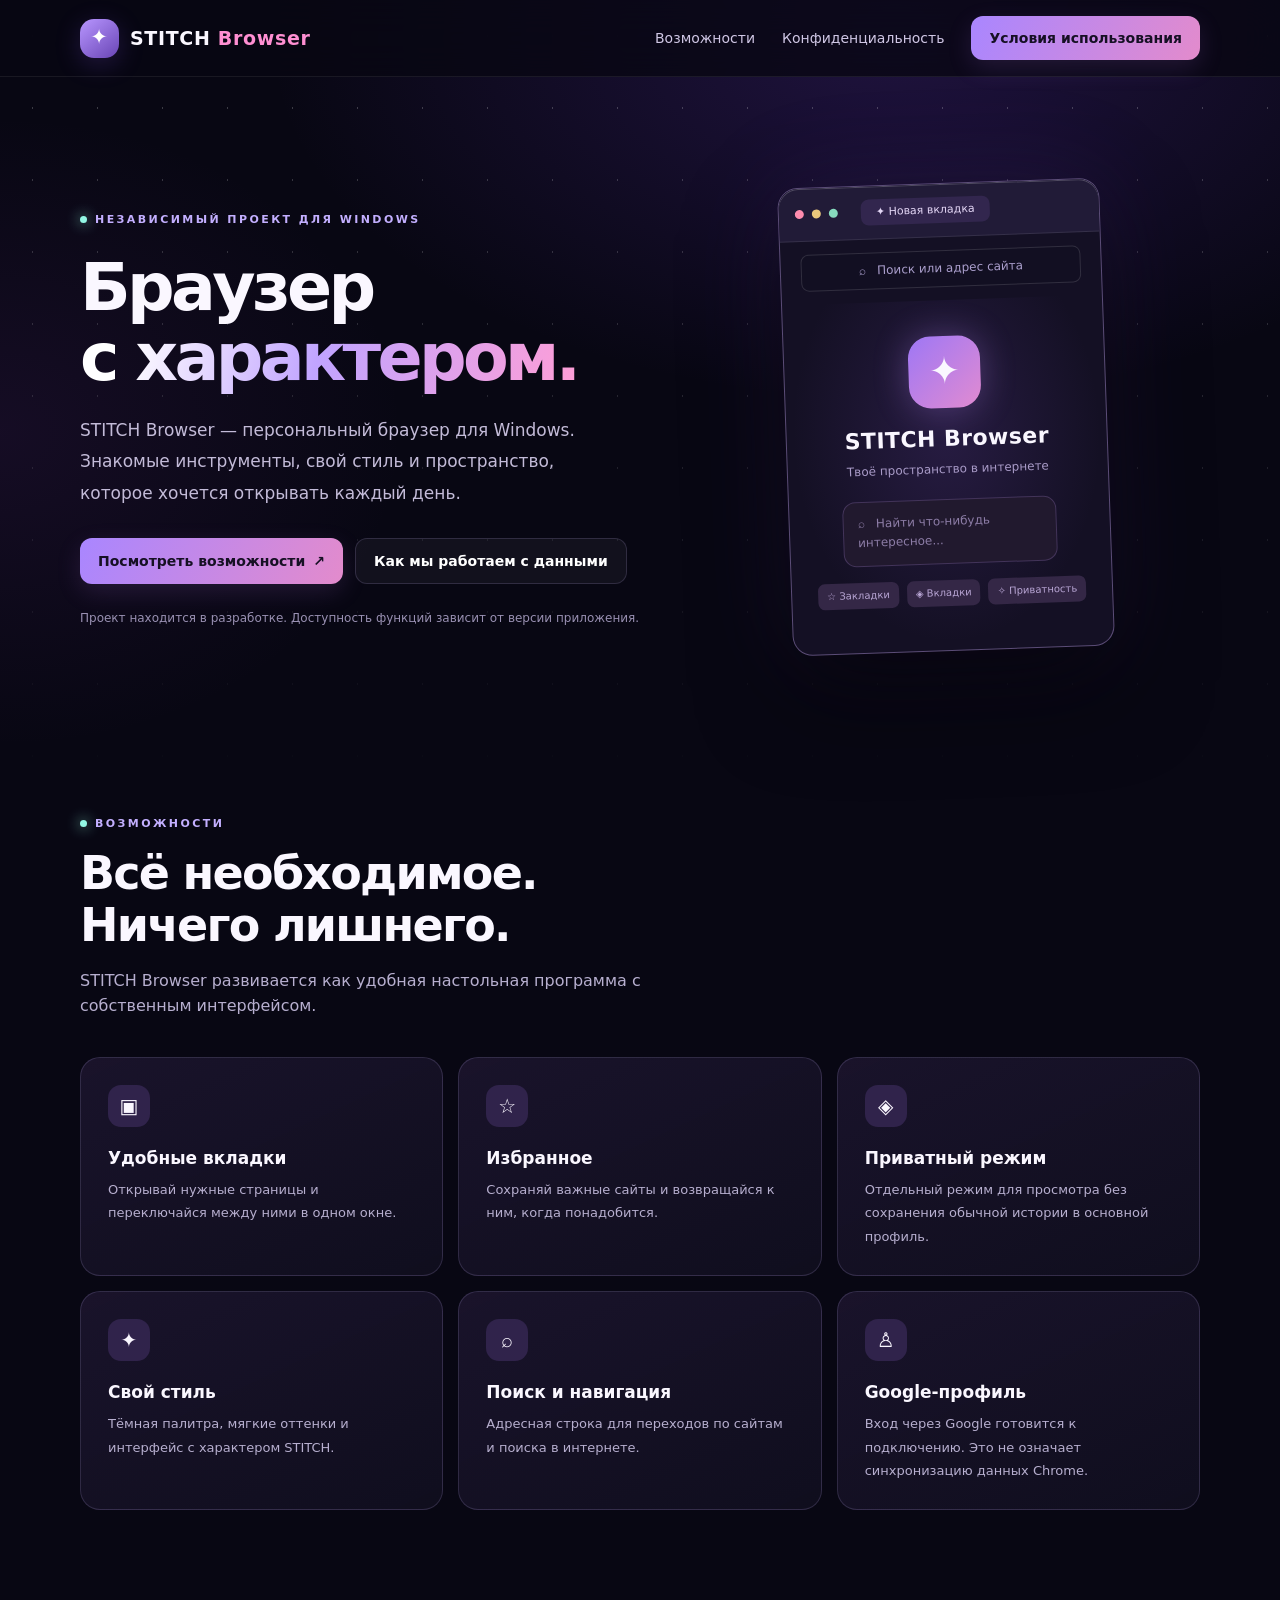
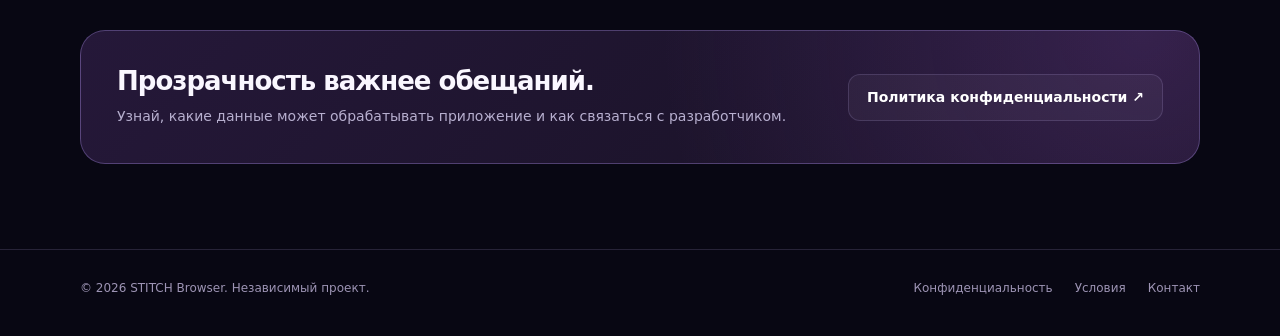
<file: index.html>
<!doctype html>
<html lang="ru"><head><meta charset="utf-8"><meta name="viewport" content="width=device-width, initial-scale=1"><meta name="theme-color" content="#080713"><meta name="description" content="STITCH Browser — авторский браузер для Windows с удобными вкладками, приватным режимом и персональным стилем."><title>STITCH Browser — браузер с характером</title><link rel="icon" href="/assets/favicon.svg" type="image/svg+xml"><link rel="stylesheet" href="/assets/site.css"></head>
<body><div class="background" aria-hidden="true"></div><header><nav class="wrap nav" aria-label="Основная навигация"><a class="brand" href="/"><span class="brand-mark">✦</span><span>STITCH <span>Browser</span></span></a><div class="nav-links"><a href="#features">Возможности</a><a href="/privacy/">Конфиденциальность</a><a href="/terms/" class="nav-cta">Условия использования</a></div></nav></header>
<main><div class="wrap hero"><div class="hero-copy"><div class="eyebrow">Независимый проект для Windows</div><h1>Браузер<br><span class="gradient">с характером.</span></h1><p class="lead">STITCH Browser — персональный браузер для Windows. Знакомые инструменты, свой стиль и пространство, которое хочется открывать каждый день.</p><div class="hero-actions"><a class="primary-btn" href="#features">Посмотреть возможности <span aria-hidden="true">↗</span></a><a class="secondary-btn" href="/privacy/">Как мы работаем с данными</a></div><div class="micro">Проект находится в разработке. Доступность функций зависит от версии приложения.</div></div><div class="glass-browser" role="img" aria-label="Стилизованный предварительный макет окна STITCH Browser"><div class="topbar"><span class="dot"></span><span class="dot"></span><span class="dot"></span><span class="tab">✦ Новая вкладка</span></div><div class="address">⌕ &nbsp; Поиск или адрес сайта</div><div class="mock-body"><div class="mock-logo">✦</div><strong>STITCH Browser</strong><p>Твоё пространство в интернете</p><div class="search-faux">⌕ &nbsp; Найти что-нибудь интересное...</div><div class="mock-pills"><span>☆ Закладки</span><span>◈ Вкладки</span><span>✧ Приватность</span></div></div></div></div>
<section class="features wrap" id="features"><div class="section-head"><div class="eyebrow">Возможности</div><h2>Всё необходимое.<br>Ничего лишнего.</h2><p>STITCH Browser развивается как удобная настольная программа с собственным интерфейсом.</p></div><div class="cards"><article class="feature"><span class="ico" aria-hidden="true">▣</span><h3>Удобные вкладки</h3><p>Открывай нужные страницы и переключайся между ними в одном окне.</p></article><article class="feature"><span class="ico" aria-hidden="true">☆</span><h3>Избранное</h3><p>Сохраняй важные сайты и возвращайся к ним, когда понадобится.</p></article><article class="feature"><span class="ico" aria-hidden="true">◈</span><h3>Приватный режим</h3><p>Отдельный режим для просмотра без сохранения обычной истории в основной профиль.</p></article><article class="feature"><span class="ico" aria-hidden="true">✦</span><h3>Свой стиль</h3><p>Тёмная палитра, мягкие оттенки и интерфейс с характером STITCH.</p></article><article class="feature"><span class="ico" aria-hidden="true">⌕</span><h3>Поиск и навигация</h3><p>Адресная строка для переходов по сайтам и поиска в интернете.</p></article><article class="feature"><span class="ico" aria-hidden="true">♙</span><h3>Google-профиль</h3><p>Вход через Google готовится к подключению. Это не означает синхронизацию данных Chrome.</p></article></div></section>
<section class="wrap bottom-cta"><div><h2>Прозрачность важнее обещаний.</h2><p>Узнай, какие данные может обрабатывать приложение и как связаться с разработчиком.</p></div><a class="secondary-btn" href="/privacy/">Политика конфиденциальности ↗</a></section></main>
<footer class="footer"><div class="wrap footer-inner"><div>© 2026 STITCH Browser. Независимый проект.</div><div class="footer-links"><a href="/privacy/">Конфиденциальность</a><a href="/terms/">Условия</a><a href="mailto:olegstic17@gmail.com">Контакт</a></div></div></footer></body></html>
</file>
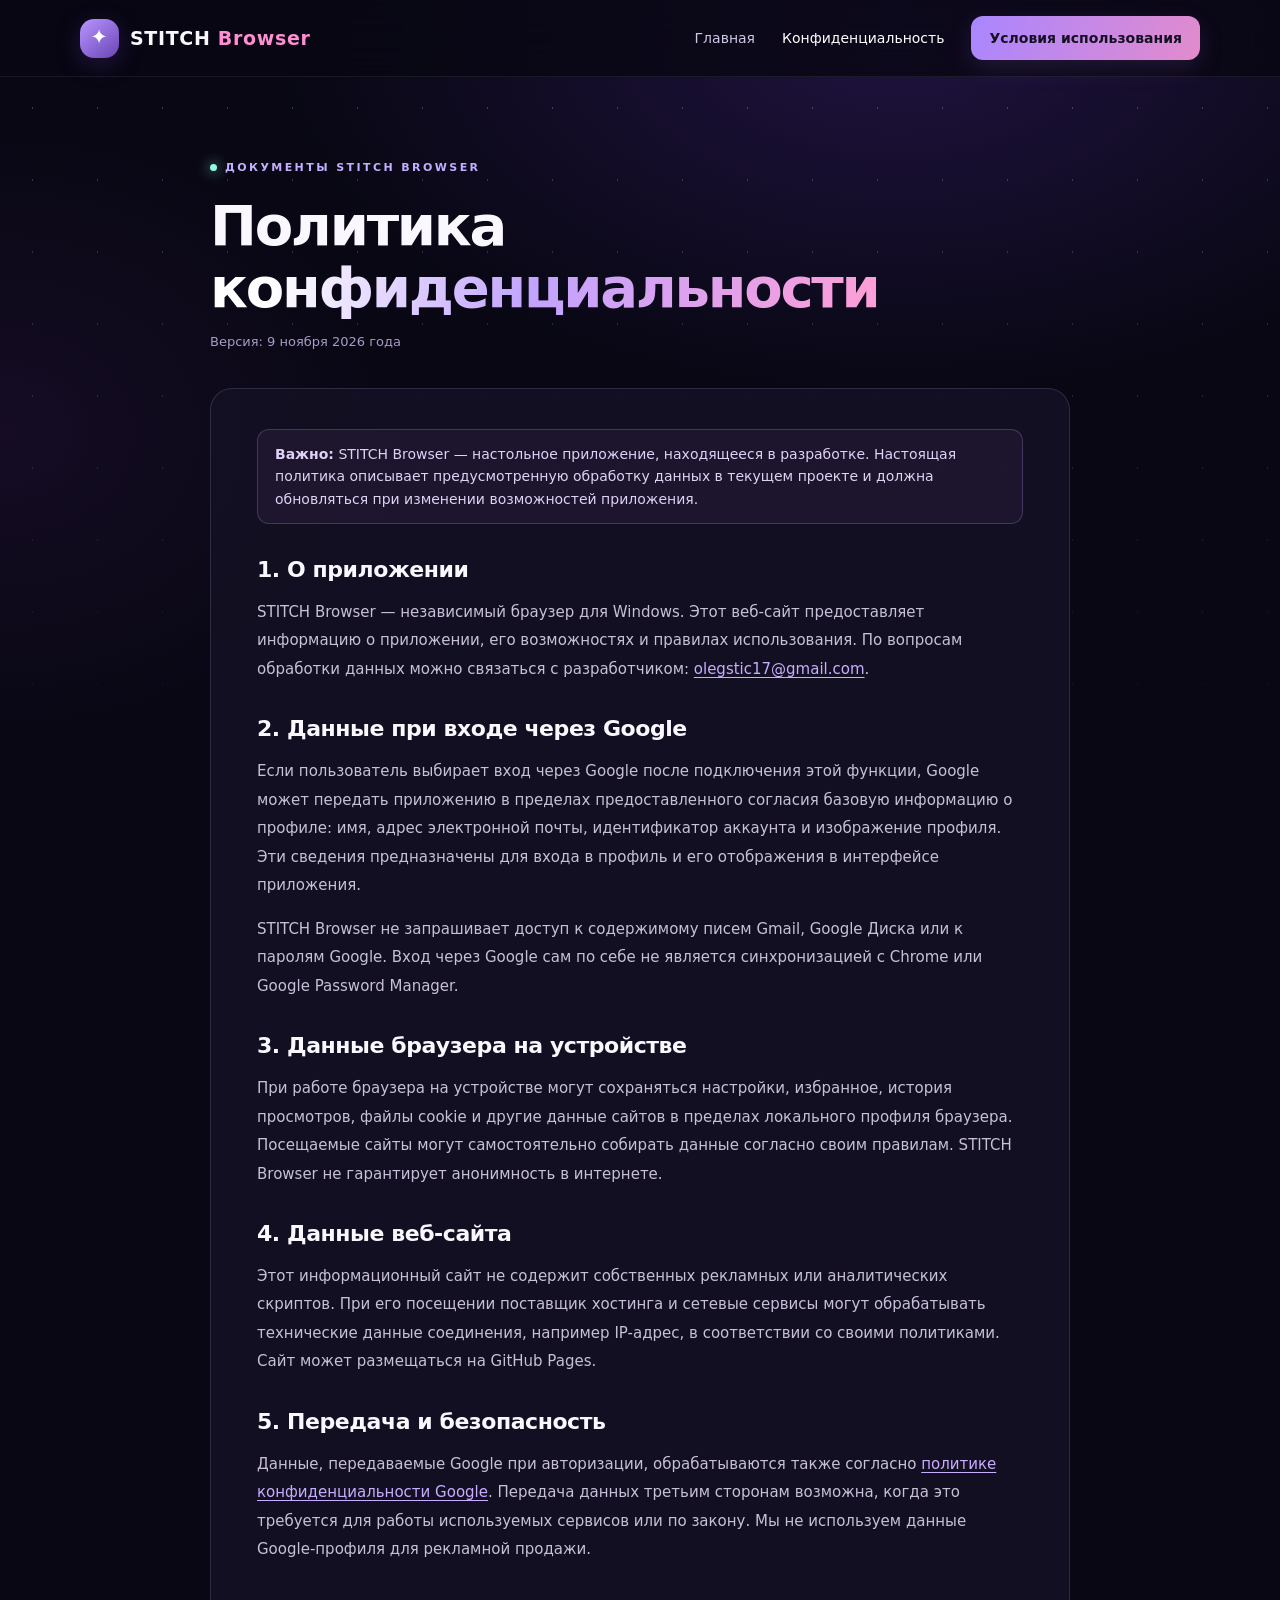
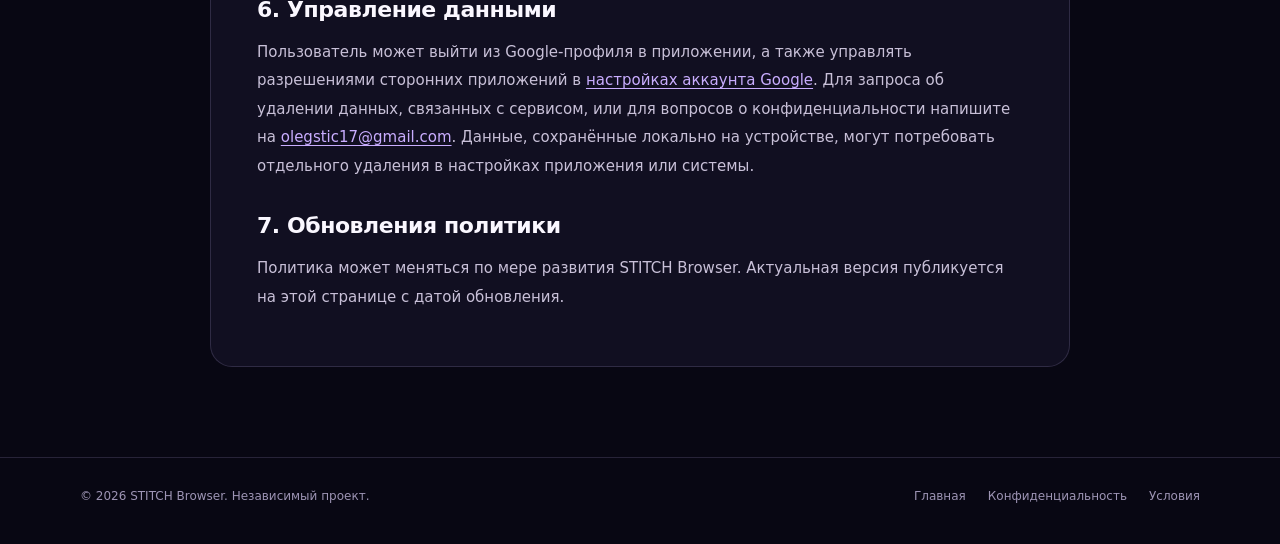
<file: privacy/index.html>
<!doctype html>
<html lang="ru"><head><meta charset="utf-8"><meta name="viewport" content="width=device-width, initial-scale=1"><meta name="theme-color" content="#080713"><meta name="description" content="Политика конфиденциальности STITCH Browser: Google-вход, локальные данные и обращение к разработчику."><title>Политика конфиденциальности — STITCH Browser</title><link rel="icon" href="/assets/favicon.svg" type="image/svg+xml"><link rel="stylesheet" href="/assets/site.css"></head>
<body><div class="background" aria-hidden="true"></div><header><nav class="wrap nav" aria-label="Основная навигация"><a class="brand" href="/"><span class="brand-mark">✦</span><span>STITCH <span>Browser</span></span></a><div class="nav-links"><a href="/">Главная</a><a href="/privacy/" aria-current="page">Конфиденциальность</a><a href="/terms/" class="nav-cta">Условия использования</a></div></nav></header>
<main class="wrap document"><div class="eyebrow">Документы STITCH Browser</div><h1>Политика <span class="gradient">конфиденциальности</span></h1><p class="updated">Версия: 9 ноября 2026 года</p><article class="doc-surface">
<div class="notice"><strong>Важно:</strong> STITCH Browser — настольное приложение, находящееся в разработке. Настоящая политика описывает предусмотренную обработку данных в текущем проекте и должна обновляться при изменении возможностей приложения.</div>
<h2>1. О приложении</h2><p>STITCH Browser — независимый браузер для Windows. Этот веб-сайт предоставляет информацию о приложении, его возможностях и правилах использования. По вопросам обработки данных можно связаться с разработчиком: <a href="mailto:olegstic17@gmail.com">olegstic17@gmail.com</a>.</p>
<h2>2. Данные при входе через Google</h2><p>Если пользователь выбирает вход через Google после подключения этой функции, Google может передать приложению в пределах предоставленного согласия базовую информацию о профиле: имя, адрес электронной почты, идентификатор аккаунта и изображение профиля. Эти сведения предназначены для входа в профиль и его отображения в интерфейсе приложения.</p><p>STITCH Browser не запрашивает доступ к содержимому писем Gmail, Google Диска или к паролям Google. Вход через Google сам по себе не является синхронизацией с Chrome или Google Password Manager.</p>
<h2>3. Данные браузера на устройстве</h2><p>При работе браузера на устройстве могут сохраняться настройки, избранное, история просмотров, файлы cookie и другие данные сайтов в пределах локального профиля браузера. Посещаемые сайты могут самостоятельно собирать данные согласно своим правилам. STITCH Browser не гарантирует анонимность в интернете.</p>
<h2>4. Данные веб-сайта</h2><p>Этот информационный сайт не содержит собственных рекламных или аналитических скриптов. При его посещении поставщик хостинга и сетевые сервисы могут обрабатывать технические данные соединения, например IP-адрес, в соответствии со своими политиками. Сайт может размещаться на GitHub Pages.</p>
<h2>5. Передача и безопасность</h2><p>Данные, передаваемые Google при авторизации, обрабатываются также согласно <a href="https://policies.google.com/privacy" target="_blank" rel="noopener noreferrer">политике конфиденциальности Google</a>. Передача данных третьим сторонам возможна, когда это требуется для работы используемых сервисов или по закону. Мы не используем данные Google-профиля для рекламной продажи.</p>
<h2>6. Управление данными</h2><p>Пользователь может выйти из Google-профиля в приложении, а также управлять разрешениями сторонних приложений в <a href="https://myaccount.google.com/connections" target="_blank" rel="noopener noreferrer">настройках аккаунта Google</a>. Для запроса об удалении данных, связанных с сервисом, или для вопросов о конфиденциальности напишите на <a href="mailto:olegstic17@gmail.com">olegstic17@gmail.com</a>. Данные, сохранённые локально на устройстве, могут потребовать отдельного удаления в настройках приложения или системы.</p>
<h2>7. Обновления политики</h2><p>Политика может меняться по мере развития STITCH Browser. Актуальная версия публикуется на этой странице с датой обновления.</p>
</article></main><footer class="footer"><div class="wrap footer-inner"><div>© 2026 STITCH Browser. Независимый проект.</div><div class="footer-links"><a href="/">Главная</a><a href="/privacy/">Конфиденциальность</a><a href="/terms/">Условия</a></div></div></footer></body></html>
</file>
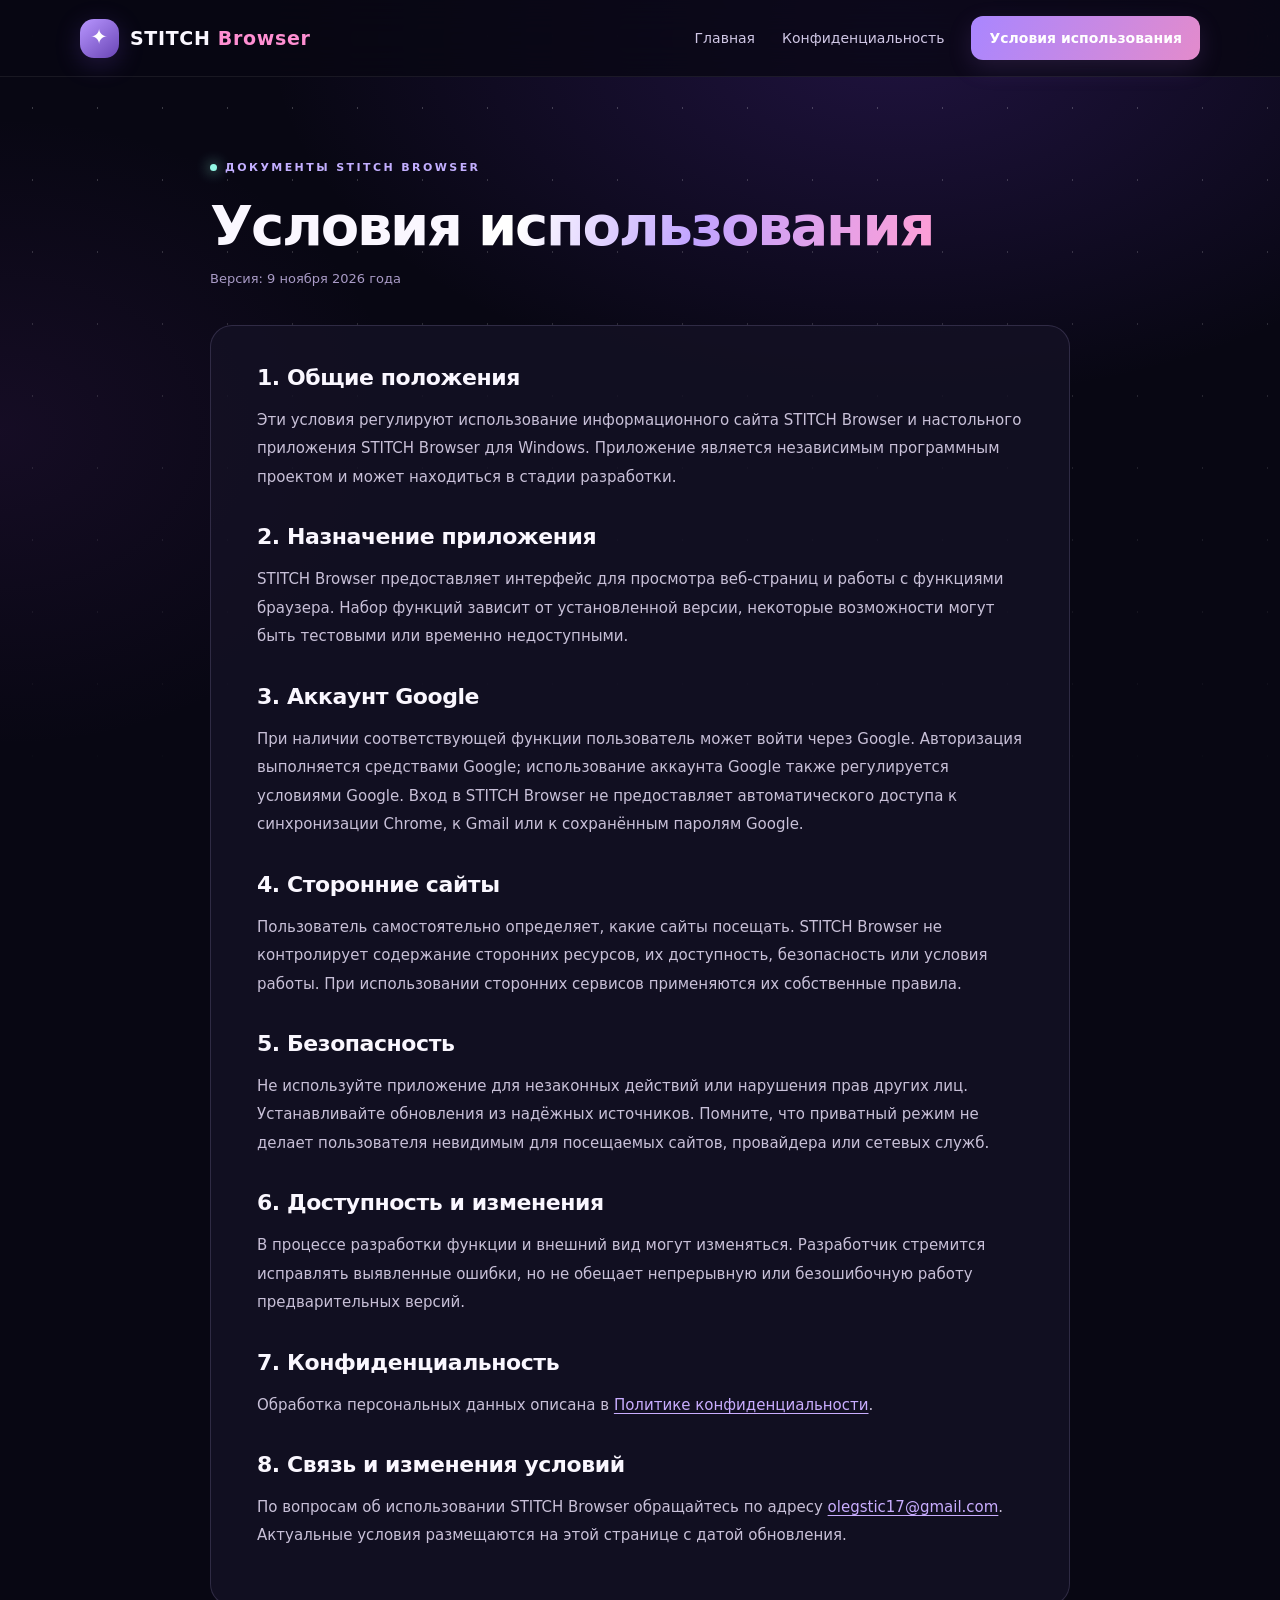
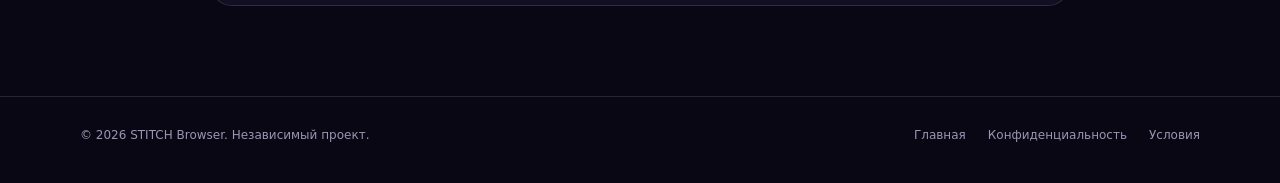
<file: terms/index.html>
<!doctype html>
<html lang="ru"><head><meta charset="utf-8"><meta name="viewport" content="width=device-width, initial-scale=1"><meta name="theme-color" content="#080713"><meta name="description" content="Условия использования STITCH Browser, независимого браузера для Windows."><title>Условия использования — STITCH Browser</title><link rel="icon" href="/assets/favicon.svg" type="image/svg+xml"><link rel="stylesheet" href="/assets/site.css"></head>
<body><div class="background" aria-hidden="true"></div><header><nav class="wrap nav" aria-label="Основная навигация"><a class="brand" href="/"><span class="brand-mark">✦</span><span>STITCH <span>Browser</span></span></a><div class="nav-links"><a href="/">Главная</a><a href="/privacy/">Конфиденциальность</a><a href="/terms/" class="nav-cta" aria-current="page">Условия использования</a></div></nav></header>
<main class="wrap document"><div class="eyebrow">Документы STITCH Browser</div><h1>Условия <span class="gradient">использования</span></h1><p class="updated">Версия: 9 ноября 2026 года</p><article class="doc-surface">
<h2>1. Общие положения</h2><p>Эти условия регулируют использование информационного сайта STITCH Browser и настольного приложения STITCH Browser для Windows. Приложение является независимым программным проектом и может находиться в стадии разработки.</p>
<h2>2. Назначение приложения</h2><p>STITCH Browser предоставляет интерфейс для просмотра веб-страниц и работы с функциями браузера. Набор функций зависит от установленной версии, некоторые возможности могут быть тестовыми или временно недоступными.</p>
<h2>3. Аккаунт Google</h2><p>При наличии соответствующей функции пользователь может войти через Google. Авторизация выполняется средствами Google; использование аккаунта Google также регулируется условиями Google. Вход в STITCH Browser не предоставляет автоматического доступа к синхронизации Chrome, к Gmail или к сохранённым паролям Google.</p>
<h2>4. Сторонние сайты</h2><p>Пользователь самостоятельно определяет, какие сайты посещать. STITCH Browser не контролирует содержание сторонних ресурсов, их доступность, безопасность или условия работы. При использовании сторонних сервисов применяются их собственные правила.</p>
<h2>5. Безопасность</h2><p>Не используйте приложение для незаконных действий или нарушения прав других лиц. Устанавливайте обновления из надёжных источников. Помните, что приватный режим не делает пользователя невидимым для посещаемых сайтов, провайдера или сетевых служб.</p>
<h2>6. Доступность и изменения</h2><p>В процессе разработки функции и внешний вид могут изменяться. Разработчик стремится исправлять выявленные ошибки, но не обещает непрерывную или безошибочную работу предварительных версий.</p>
<h2>7. Конфиденциальность</h2><p>Обработка персональных данных описана в <a href="/privacy/">Политике конфиденциальности</a>.</p>
<h2>8. Связь и изменения условий</h2><p>По вопросам об использовании STITCH Browser обращайтесь по адресу <a href="mailto:olegstic17@gmail.com">olegstic17@gmail.com</a>. Актуальные условия размещаются на этой странице с датой обновления.</p>
</article></main><footer class="footer"><div class="wrap footer-inner"><div>© 2026 STITCH Browser. Независимый проект.</div><div class="footer-links"><a href="/">Главная</a><a href="/privacy/">Конфиденциальность</a><a href="/terms/">Условия</a></div></div></footer></body></html>
</file>
<file: assets/site.css>
:root{color-scheme:dark;--bg:#080713;--card:#151328;--line:rgba(203,188,255,.16);--muted:#b7afcf;--white:#faf7ff;--violet:#9d7cff;--pink:#ff8fd2;--mint:#93f8e5}
*{box-sizing:border-box}html{scroll-behavior:smooth}body{margin:0;background:var(--bg);color:var(--white);font-family:Inter,ui-sans-serif,system-ui,-apple-system,"Segoe UI",Arial,sans-serif;line-height:1.6;overflow-x:hidden}a{color:inherit;text-decoration:none}button{font:inherit}.background{position:fixed;z-index:-1;inset:0;pointer-events:none;background:radial-gradient(ellipse 70% 58% at 70% 4%,rgba(98,52,187,.26),transparent 70%),radial-gradient(ellipse 45% 50% at 0% 48%,rgba(104,46,143,.14),transparent 70%),#080713}.background:after{content:"";position:absolute;inset:0;opacity:.24;background-image:radial-gradient(circle at center,white .65px,transparent 1px);background-size:65px 72px;mask-image:linear-gradient(to bottom,#000,transparent 90%)}.wrap{width:min(1120px,calc(100% - 44px));margin-inline:auto}header{position:sticky;top:0;z-index:10;background:rgba(8,7,19,.78);border-bottom:1px solid rgba(255,255,255,.07);backdrop-filter:blur(20px)}.nav{height:76px;display:flex;align-items:center;justify-content:space-between;gap:20px}.brand{display:inline-flex;align-items:center;gap:11px;font-weight:850;letter-spacing:.035em;font-size:19px}.brand-mark{display:grid;place-items:center;width:39px;height:39px;border-radius:14px;background:linear-gradient(140deg,#b896ff,#6945b5);box-shadow:0 6px 26px #8d5dff35;color:white;font-size:21px}.brand span span{color:var(--pink)}.nav-links{display:flex;align-items:center;gap:27px;color:#d0c7e5;font-size:14px}.nav-links a:hover,.footer-links a:hover{color:#fff}.nav-links a[aria-current=page]{color:#fff}.nav-cta,.primary-btn,.secondary-btn{display:inline-flex;align-items:center;justify-content:center;gap:8px;border-radius:12px;padding:11px 18px;font-size:14px;font-weight:700;transition:transform .2s ease,background .2s ease}.nav-cta,.primary-btn{background:linear-gradient(115deg,#a986ff,#e38bcc);color:#161024;box-shadow:0 8px 24px #b376ed25}.nav-cta:hover,.primary-btn:hover,.secondary-btn:hover{transform:translateY(-2px)}.secondary-btn{background:rgba(255,255,255,.045);border:1px solid var(--line);color:#fff}.eyebrow{display:inline-flex;align-items:center;gap:8px;color:#c3afff;text-transform:uppercase;letter-spacing:.22em;font-size:11px;font-weight:800}.eyebrow:before{content:"";width:7px;height:7px;border-radius:50%;background:var(--mint);box-shadow:0 0 14px var(--mint)}.hero{display:grid;grid-template-columns:1.05fr .95fr;align-items:center;gap:50px;min-height:690px;padding:88px 0 98px}.hero h1{font-size:clamp(45px,5.2vw,76px);line-height:1.05;letter-spacing:-.055em;margin:22px 0}.gradient{background:linear-gradient(105deg,#fff 10%,#c1a4ff 48%,#ff9ed6);background-clip:text;-webkit-background-clip:text;color:transparent}.lead{max-width:520px;color:#c3bbd8;font-size:17px;line-height:1.85;margin:0 0 29px}.hero-actions{display:flex;flex-wrap:wrap;gap:12px}.micro{color:#9990b2;font-size:12px;margin-top:25px}.glass-browser{position:relative;transform:rotate(-2deg);border-radius:20px;overflow:hidden;background:#141024;border:1px solid rgba(207,177,255,.38);box-shadow:0 40px 90px #0008,0 0 100px #7c4cca28;max-width:510px;margin-inline:auto}.glass-browser:before{position:absolute;content:"";inset:0;pointer-events:none;border-radius:20px;box-shadow:inset 0 1px 0 #ffffff36}.topbar{display:flex;align-items:center;gap:8px;padding:13px 16px;border-bottom:1px solid rgba(255,255,255,.09);background:#211b37}.dot{height:9px;width:9px;border-radius:50%;background:#fe8cae}.dot:nth-child(2){background:#e9c77b}.dot:nth-child(3){background:#87dbbe}.tab{margin-left:15px;font-size:11px;color:#e4d7f6;background:#32264e;border-radius:8px;padding:4px 15px}.address{margin:13px 20px;padding:8px 12px;background:#120f22;border:1px solid rgba(255,255,255,.13);border-radius:8px;color:#ab9fcd;font-size:12px;text-align:center}.mock-body{padding:36px 26px 44px;min-height:260px;text-align:center;background:radial-gradient(ellipse at 50% 38%,#603f9c40,transparent 68%)}.mock-logo{width:72px;height:72px;border-radius:22px;display:grid;place-items:center;margin:0 auto 13px;background:linear-gradient(135deg,#9e77f5,#e18bd1);font-size:38px;box-shadow:0 0 35px #b184ed55}.mock-body strong{display:block;font-size:22px;letter-spacing:.02em}.mock-body p{font-size:12px;color:#a99bc8;margin:4px 0 20px}.search-faux{margin:auto;width:80%;border:1px solid #755d9b67;background:#21192e;padding:12px 14px;border-radius:13px;text-align:left;color:#8d7da7;font-size:12px}.mock-pills{display:flex;gap:8px;margin:16px auto 0;justify-content:center}.mock-pills span{font-size:10px;padding:5px 9px;border-radius:7px;background:#342746;color:#b9a6d5}.floating{position:absolute;padding:9px 12px;background:rgba(31,24,53,.94);border:1px solid #a384ef66;border-radius:13px;font-size:12px;color:#e8dbfa;box-shadow:0 12px 30px #0005}.fl-one{right:-1%;top:16%;transform:rotate(3deg)}.fl-two{left:-2%;bottom:12%;transform:rotate(-2deg)}section.features{padding:42px 0 120px}.section-head{max-width:650px;margin-bottom:38px}h2{font-size:clamp(31px,4vw,46px);letter-spacing:-.038em;line-height:1.13;margin:13px 0}.section-head p,.feature p,.bottom-cta p{color:var(--muted)}.cards{display:grid;grid-template-columns:repeat(3,1fr);gap:15px}.feature{padding:27px;min-height:202px;border:1px solid var(--line);border-radius:20px;background:linear-gradient(155deg,#201833bf,#110f20d9)}.feature .ico{display:grid;place-items:center;width:42px;height:42px;background:#30234b;border-radius:13px;font-size:20px}.feature h3{margin:18px 0 6px;font-size:17px}.feature p{font-size:13px;margin:0;line-height:1.8}.bottom-cta{padding:36px;margin-bottom:85px;border:1px solid #a48ce05c;border-radius:25px;background:radial-gradient(circle at 95% 0%,#9554ca3c,transparent 45%),linear-gradient(135deg,#251839,#171123);display:flex;justify-content:space-between;align-items:center;gap:25px}.bottom-cta h2{font-size:26px;margin:0 0 8px}.bottom-cta p{margin:0;font-size:14px}.footer{padding:29px 0 38px;border-top:1px solid var(--line);color:#9d94b4;font-size:12px}.footer-inner{display:flex;justify-content:space-between;align-items:center;gap:20px}.footer-links{display:flex;gap:22px;flex-wrap:wrap}.document{max-width:860px;padding:76px 0 90px}.document h1{font-size:clamp(36px,5vw,56px);line-height:1.12;letter-spacing:-.04em;margin:16px 0 12px}.document .updated{color:#a99bc6;font-size:13px;margin:0 0 35px}.doc-surface{padding:40px 46px;border:1px solid var(--line);border-radius:22px;background:#151226c9}.doc-surface h2{font-size:22px;margin:34px 0 11px;letter-spacing:-.02em}.doc-surface h2:first-child{margin-top:0}.doc-surface p,.doc-surface li{color:#c8c0d8;font-size:15px;line-height:1.9}.doc-surface ul{padding-left:20px}.doc-surface a{color:#c9adff;text-decoration:underline;text-underline-offset:3px}.notice{border:1px solid #9e85cc4c;border-radius:12px;background:#32234563;padding:13px 17px;color:#e0d2f5;font-size:14px}.muted{color:var(--muted)}@media(max-width:900px){.hero{gap:26px;grid-template-columns:1fr;min-height:unset;padding:80px 0 65px}.hero-copy{max-width:690px}.glass-browser{width:min(100%,520px)}.cards{grid-template-columns:repeat(2,1fr)}.floating{display:none}}@media(max-width:600px){.wrap{width:min(100% - 30px,1120px)}.nav{height:65px}.brand{font-size:16px}.brand-mark{width:34px;height:34px;font-size:18px}.nav-links{gap:12px;font-size:12px}.nav-links .nav-cta{display:none}.nav-links a:nth-child(1){display:none}.hero{padding:65px 0}.hero h1{font-size:47px}.lead{font-size:15px}.cards{grid-template-columns:1fr}.bottom-cta{display:block;padding:27px}.bottom-cta .secondary-btn{margin-top:18px}.footer-inner{display:block}.footer-links{margin-top:18px;gap:14px}.document{padding:46px 0 75px}.doc-surface{padding:24px 19px}.doc-surface p,.doc-surface li{font-size:14px}}
</file>
